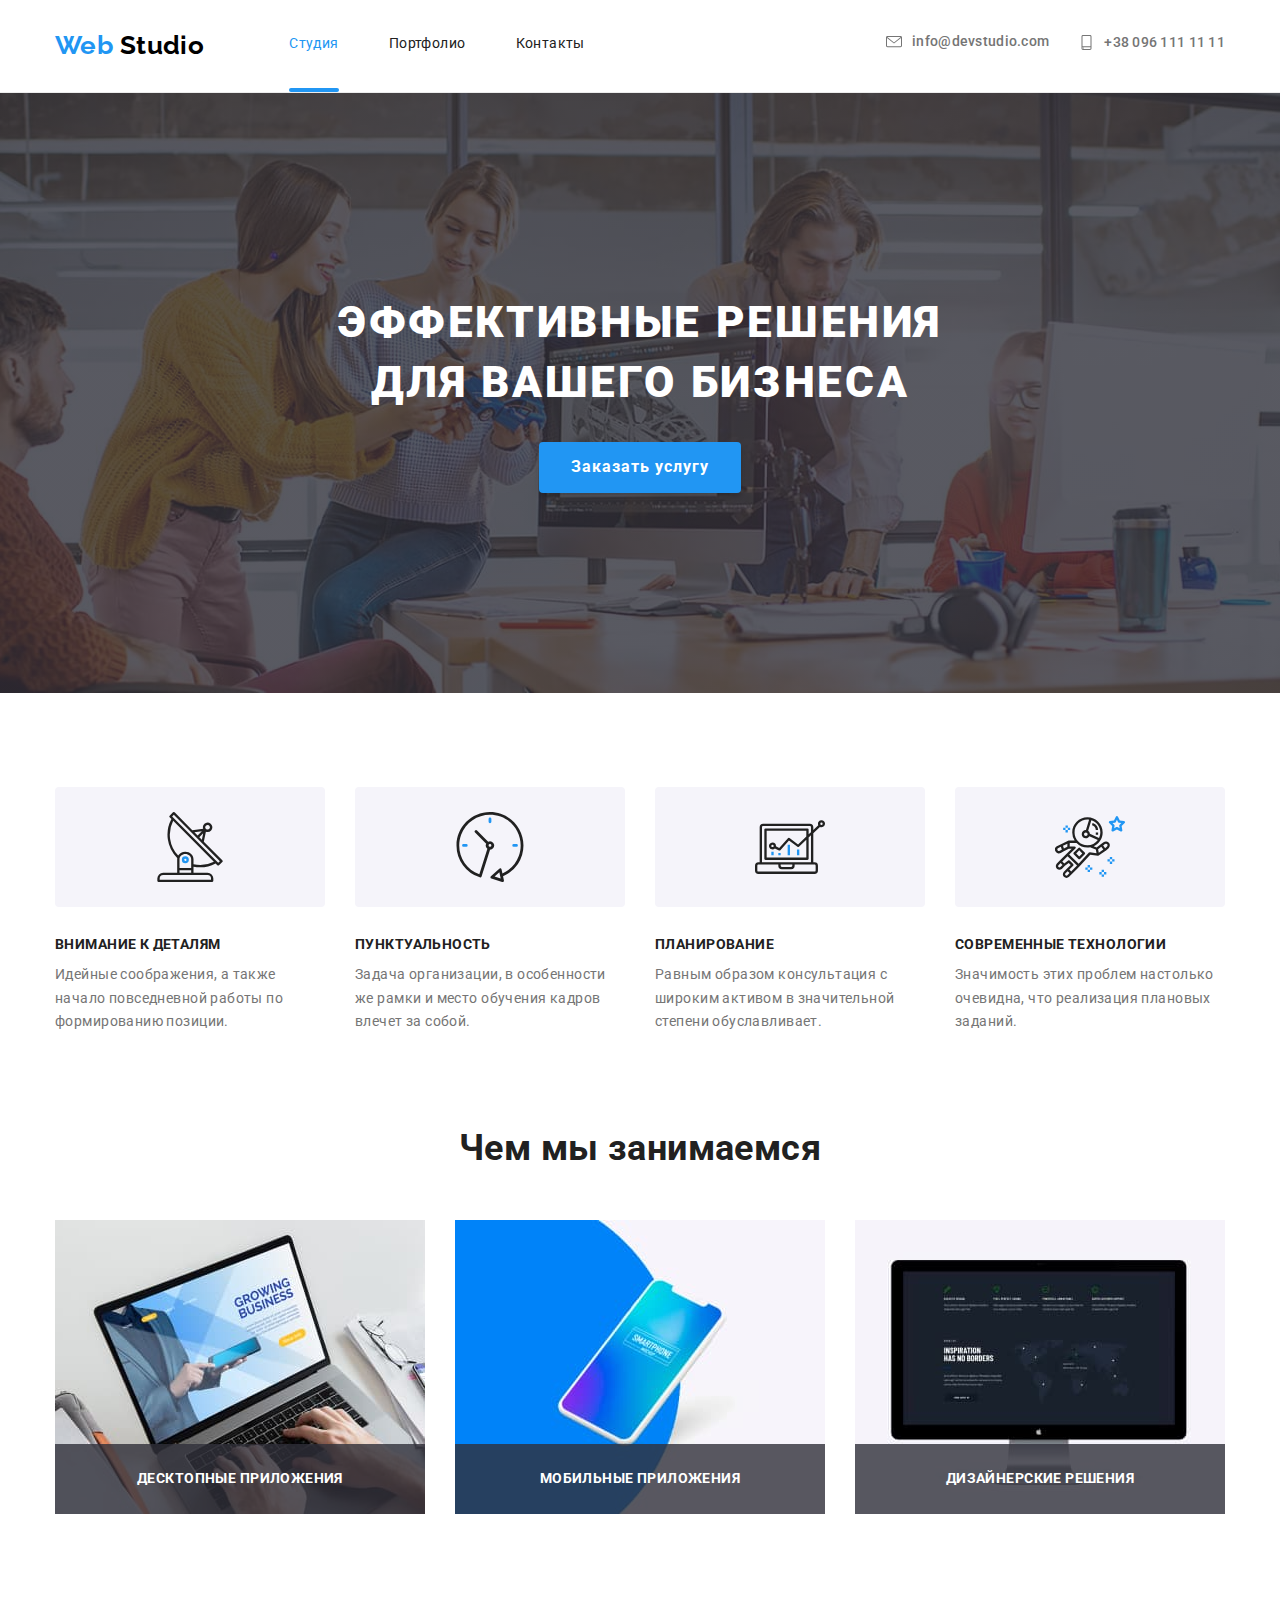
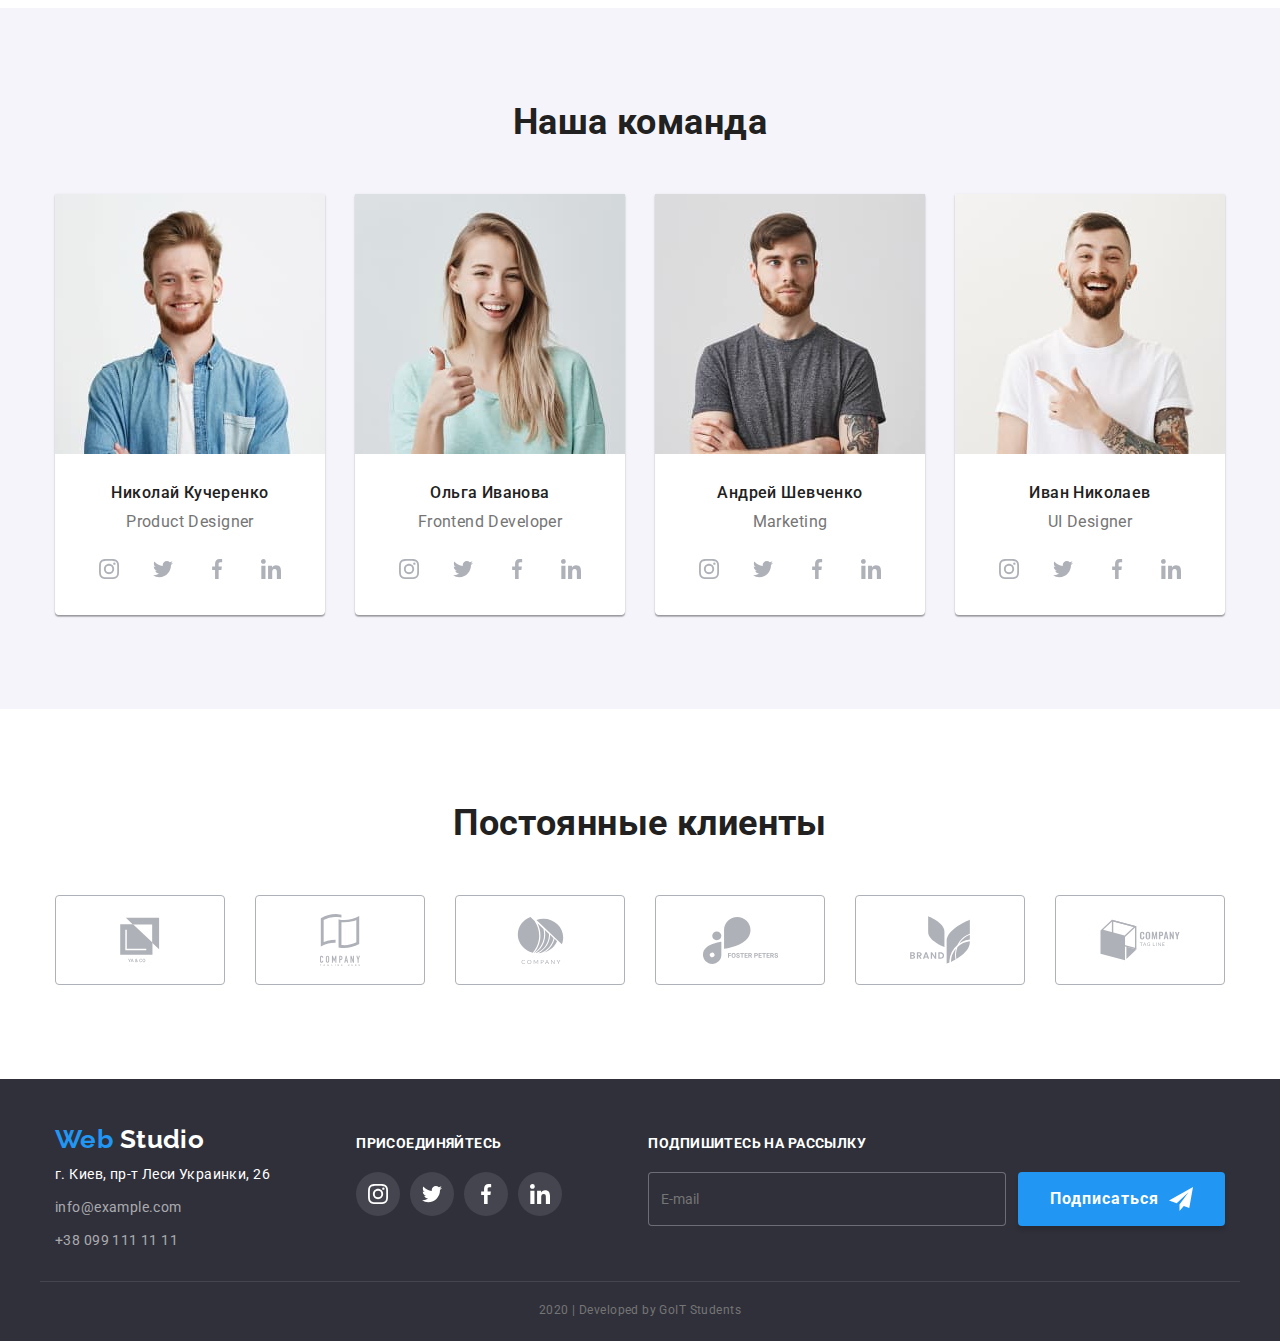
<file: index.html>
<!DOCTYPE html>
<html lang="ru">
  <head>
    <meta charset="UTF-8" />
    <meta name="viewport" content="width=device-width, initial-scale=1.0" />
    <title>Web Studio</title>
    <link
      href="https://fonts.googleapis.com/css2?family=Raleway:wght@700&family=Roboto:wght@400;500;700;900&display=swap"
      rel="stylesheet"
    />
    <link rel="stylesheet" href="./css/main.min.css" />
  </head>
  <body>
    <!--Шапка-->
    <header class="header">
      <div class="container container-nav">
        <nav class="navigation">
          <a class="logo link" href="./index.html" lang="en"
            ><span class="logo-blue">Web</span> Studio</a
          >

          <ul class="navigation-list list">
            <li class="navigation-item line">
              <a class="navigation-link link current" href="./index.html">Студия</a>
            </li>
            <li class="navigation-item">
              <a class="navigation-link link" href="./portfolio.html">Портфолио</a>
            </li>
            <li class="navigation-item">
              <a class="navigation-link link" href="">Контакты</a>
            </li>
          </ul>
        </nav>

        <address class="header-address">
          <ul class="address-list list">
            <li class="address-item">
              <a href="mailto:info@devstudio.com" class="address-link link">
                <svg class="envelope">
                  <use href="./images/sprite.svg#envelope"></use>
                </svg>
                info@devstudio.com</a
              >
            </li>
            <li class="address-item">
              <a href="tel:+380961111111" class="address-link link">
                <svg class="smartphone">
                  <use href="./images/sprite.svg#smartphone"></use>
                </svg>
                +38 096 111 11 11</a
              >
            </li>
          </ul>
        </address>
      </div>
    </header>
    <main>
      <!--Герой-->
      <section class="hero hero-fon">
        <div class="container">
          <h1 class="hero-title">
            Эффективные решения <br />
            для вашего бизнеса
          </h1>
          <button class="button" data-open-modal>
            Заказать услугу
          </button>
        </div>
      </section>

      <!--Особенности-->
      <section class="section subsection">
        <div class="container">
          <!--Позже h2 скроется через CSS-->
          <h2 class="section-title hidden">Особенности</h2>
          <ul class="features-list list">
            <li class="features-item">
              <div class="features-container-img">
                <svg class="features-img">
                  <use href="./images/sprite.svg#antenna"></use>
                </svg>
              </div>
              <h3 class="features-title">Внимание к деталям</h3>
              <p class="features-text">
                Идейные соображения, а также начало повседневной работы по формированию
                позиции.
              </p>
            </li>

            <li class="features-item clock">
              <div class="features-container-img">
                <svg class="features-img">
                  <use href="./images/sprite.svg#clock"></use>
                </svg>
              </div>
              <h3 class="features-title">Пунктуальность</h3>
              <p class="features-text">
                Задача организации, в особенности же рамки и место обучения кадров влечет за
                собой.
              </p>
            </li>

            <li class="features-item diagram">
              <div class="features-container-img">
                <svg class="features-img">
                  <use href="./images/sprite.svg#diagram"></use>
                </svg>
              </div>
              <h3 class="features-title">Планирование</h3>
              <p class="features-text">
                Равным образом консультация с широким активом в значительной степени
                обуславливает.
              </p>
            </li>

            <li class="features-item astronaut">
              <div class="features-container-img">
                <svg class="features-img">
                  <use href="./images/sprite.svg#astronaut"></use>
                </svg>
              </div>
              <h3 class="features-title">Современные технологии</h3>
              <p class="features-text">
                Значимость этих проблем настолько очевидна, что реализация плановых заданий.
              </p>
            </li>
          </ul>
        </div>
      </section>

      <!--Чем мы занимаемся-->
      <section class="section">
        <div class="container">
          <h2 class="section-title">Чем мы занимаемся</h2>
          <ul class="occupation-list list">
            <li class="occupation-item">
              <img
                class="occupation-img"
                src="./images/portfolio/projekt-9.jpg"
                alt="Ноутбук"
                width="370"
                height=""
              />
              <b class="occupation-title">Десктопные приложения</b>
            </li>

            <li class="occupation-item">
              <img
                class="occupation-img"
                src="./images/mobile-applications.jpg"
                alt="Мобильный"
                width="370"
                height="294"
              />
              <b class="occupation-title">Мобильные приложения</b>
            </li>

            <li class="occupation-item">
              <img
                class="occupation-img"
                src="./images/portfolio/projekt-6.jpg"
                alt="Монитор"
                width="370"
                height="294"
              />
              <b class="occupation-title">Дизайнерские решения</b>
            </li>
          </ul>
        </div>
      </section>

      <!--Наша команда-->
      <section class="section team">
        <div class="container">
          <h2 class="section-title">Наша команда</h2>

          <ul class="team-list list">
            <li class="team-item">
              <img
                class="team-img"
                src="./images/nikolay-kucherenko.jpg"
                alt="Фотография"
                width="270"
                height="260"
              />
              <h3 class="team-name">Николай Кучеренко</h3>
              <p lang="en" class="team-position">Product Designer</p>

              <ul class="social-list list">
                <li class="social-item">
                  <a class="social-link link" href="" aria-label="иконка инстаграма">
                    <svg class="social-icon">
                      <use href="./images/sprite.svg#instagram"></use></svg
                  ></a>
                </li>
                <li class="social-item">
                  <a class="social-link link" href="" aria-label="иконка твитер">
                    <svg class="social-icon">
                      <use href="./images/sprite.svg#twitter"></use>
                    </svg>
                  </a>
                </li>
                <li class="social-item">
                  <a class="social-link link" href="" aria-label="иконка фейсбук">
                    <svg class="social-icon">
                      <use href="./images/sprite.svg#facebook"></use>
                    </svg>
                  </a>
                </li>
                <li class="social-item">
                  <a class="social-link link" href="" aria-label="иконка линкедин">
                    <svg class="social-icon">
                      <use href="./images/sprite.svg#linkedin"></use></svg
                  ></a>
                </li>
              </ul>
            </li>

            <li class="team-item">
              <img
                class="team-img"
                src="./images/olga-ivanova.jpg"
                alt="Фотография"
                width="270"
                height="260"
              />
              <h3 class="team-name">Ольга Иванова</h3>
              <p lang="en" class="team-position">Frontend Developer</p>

              <ul class="social-list list">
                <li class="social-item">
                  <a class="social-link link instagram" href="" aria-label="иконка инстаграма">
                    <svg class="social-icon">
                      <use href="./images/sprite.svg#instagram"></use>
                    </svg>
                  </a>
                </li>
                <li class="social-item">
                  <a class="social-link link twitter" href="" aria-label="иконка твитер">
                    <svg class="social-icon">
                      <use href="./images/sprite.svg#twitter"></use>
                    </svg>
                  </a>
                </li>
                <li class="social-item">
                  <a class="social-link link facebook" href="" aria-label="иконка фейсбук">
                    <svg class="social-icon">
                      <use href="./images/sprite.svg#facebook"></use>
                    </svg>
                  </a>
                </li>
                <li class="social-item">
                  <a class="social-link link linkedin" href="" aria-label="иконка линкедин">
                    <svg class="social-icon">
                      <use href="./images/sprite.svg#linkedin"></use></svg
                  ></a>
                </li>
              </ul>
            </li>

            <li class="team-item">
              <img
                class="team-img"
                src="./images/andrey-shevchenko.jpg"
                alt="Фотография"
                width="270"
                height="260"
              />
              <h3 class="team-name">Андрей Шевченко</h3>
              <p lang="en" class="team-position">Marketing</p>

              <ul class="social-list list">
                <li class="social-item">
                  <a class="social-link link instagram" href="" aria-label="иконка инстаграма">
                    <svg class="social-icon">
                      <use href="./images/sprite.svg#instagram"></use></svg
                  ></a>
                </li>
                <li class="social-item">
                  <a class="social-link link twitter" href="" aria-label="иконка твитер">
                    <svg class="social-icon">
                      <use href="./images/sprite.svg#twitter"></use>
                    </svg>
                  </a>
                </li>
                <li class="social-item">
                  <a class="social-link link facebook" href="" aria-label="иконка фейсбук">
                    <svg class="social-icon">
                      <use href="./images/sprite.svg#facebook"></use>
                    </svg>
                  </a>
                </li>
                <li class="social-item">
                  <a class="social-link link linkedin" href="" aria-label="иконка линкедин">
                    <svg class="social-icon">
                      <use href="./images/sprite.svg#linkedin"></use></svg
                  ></a>
                </li>
              </ul>
            </li>

            <li class="team-item">
              <img
                class="team-img"
                src="./images/ivan-nikolaev.jpg"
                alt="Фотография"
                width="270"
                height="260"
              />
              <h3 class="team-name">Иван Николаев</h3>
              <p lang="en" class="team-position">UI Designer</p>

              <ul class="social-list list">
                <li class="social-item">
                  <a class="social-link link instagram" href="" aria-label="иконка инстаграма">
                    <svg class="social-icon">
                      <use href="./images/sprite.svg#instagram"></use></svg
                  ></a>
                </li>
                <li class="social-item">
                  <a class="social-link link twitter" href="" aria-label="иконка твитер">
                    <svg class="social-icon">
                      <use href="./images/sprite.svg#twitter"></use>
                    </svg>
                  </a>
                </li>
                <li class="social-item">
                  <a class="social-link link facebook" href="" aria-label="иконка фейсбук">
                    <svg class="social-icon">
                      <use href="./images/sprite.svg#facebook"></use>
                    </svg>
                  </a>
                </li>
                <li class="social-item">
                  <a class="social-link link linkedin" href="" aria-label="иконка линкедин">
                    <svg class="social-icon">
                      <use href="./images/sprite.svg#linkedin"></use></svg
                  ></a>
                </li>
              </ul>
            </li>
          </ul>
        </div>
      </section>

      <!--Постоянные клиенты-->
      <section class="section">
        <div class="container">
          <h2 class="section-title">Постоянные клиенты</h2>
          <ul class="customers-list list">
            <li class="customers-item">
              <a class="customers-link link" href="">
                <svg class="customers-img" width="50" height="50">
                  <use href="./images/sprite.svg#logo-1"></use>
                </svg>
              </a>
            </li>
            <li class="customers-item">
              <a class="customers-link link" href="">
                <svg class="customers-img" width="60" height="60">
                  <use href="./images/sprite.svg#logo-2"></use></svg
              ></a>
            </li>
            <li class="customers-item">
              <a class="customers-link link" href="">
                <svg class="customers-img" width="55" height="55">
                  <use href="./images/sprite.svg#logo-3"></use></svg
              ></a>
            </li>
            <li class="customers-item">
              <a class="customers-link link" href="">
                <svg class="customers-img" width="75" height="75">
                  <use href="./images/sprite.svg#logo-4"></use>
                </svg>
              </a>
            </li>
            <li class="customers-item">
              <a class="customers-link link" href="">
                <svg class="customers-img" width="60" height="60">
                  <use href="./images/sprite.svg#logo-5"></use>
                </svg>
              </a>
            </li>
            <li class="customers-item">
              <a class="customers-link link" href="">
                <svg class="customers-img" width="80" height="80">
                  <use href="./images/sprite.svg#logo-6"></use>
                </svg>
              </a>
            </li>
          </ul>
        </div>
      </section>
    </main>

    <!--Подвал-->
    <footer class="footer">
      <div class="container container-nav">
        <div class="address-container">
          <a class="logo logo-footer link" href="./index.html" lang="en"
            ><span class="logo-blue">Web</span> Studio</a
          >
          <address class="footer-address">
            <ul class="footer-address-list list">
              <li class="footer-address-item">
                <a
                  href="https://goo.gl/maps/J7jLJM3ZXnViXDYy7"
                  target="_blank"
                  rel="noreferrer noopener"
                  class="address-link-map link"
                  >г. Киев, пр-т Леси Украинки, 26</a
                >
              </li>
              <li class="footer-address-item">
                <a href="mailto:info@devstudio.com" class="address-link-mail link"
                  >info@example.com</a
                >
              </li>
              <li class="footer-address-item">
                <a href="tel:+380961111111" class="address-link-tel link">+38 099 111 11 11</a>
              </li>
            </ul>
            <!-- <p class="address-text">
              <span class="address-map"> г. Киев, пр-т Леси Украинки, 26</span> <br />
              info@example.com <br />
              +38 099 111 11 11
            </p> -->
          </address>
        </div>

        <div class="a-call-container">
          <b class="a-call-subtitle">присоединяйтесь</b>

          <ul class="social-list list">
            <li class="social-item">
              <a class="social-link link instagram" href="" aria-label="иконка инстаграма">
                <svg class="social-icon">
                  <use href="./images/sprite.svg#instagram"></use>
                </svg>
              </a>
            </li>
            <li class="social-item">
              <a class="social-link link twitter" href="" aria-label="иконка твитер">
                <svg class="social-icon">
                  <use href="./images/sprite.svg#twitter"></use>
                </svg>
              </a>
            </li>
            <li class="social-item">
              <a class="social-link link facebook" href="" aria-label="иконка фейсбук">
                <svg class="social-icon">
                  <use href="./images/sprite.svg#facebook"></use>
                </svg>
              </a>
            </li>
            <li class="social-item">
              <a class="social-link link linkedin" href="" aria-label="иконка линкедин">
                <svg class="social-icon">
                  <use href="./images/sprite.svg#linkedin"></use>
                </svg>
              </a>
            </li>
          </ul>
        </div>

        <div class="forma-container">
          <b class="a-call-subtitle">Подпишитесь на рассылку</b>
          <form class="forma">
            <input
              type="email"
              class="forma-email"
              name="email"
              placeholder="E-mail"
              required
            />
            <button class="button">
              Подписаться
              <svg class="button-svg" width="24" height="24">
                <use href="./images/sprite.svg#icon-send"></use>
              </svg>
            </button>
          </form>
        </div>
      </div>
      <div class="copyright-container container">
        <p class="copyright" lang="en">2020 | Developed by GoIT Students</p>
      </div>
    </footer>

    <!-- Модальное окно -->

    <div class="backdrop is-hidden" data-backdrop>
      <div class="modal">
        <p class="modal-subtitle">Оставьте свои данные, мы вам перезвоним</p>
        <form action="#" class="form">
          <div class="form-field">
            <input
              type="text"
              class="form-field-input"
              name="name"
              id="name"
              placeholder=" "
              required
            />
            <label for="name" class="form-field-label">Имя</label>
            <svg class="form-field-svg" width="12" height="12">
              <use href="./images/sprite.svg#name"></use>
            </svg>
          </div>

          <div class="form-field">
            <input
              type="tel"
              class="form-field-input"
              name="tel"
              id="tel"
              placeholder=" "
              required
            />
            <label for="tel" class="form-field-label">Телефон</label>
            <svg class="form-field-svg" width="13" height="13">
              <use href="./images/sprite.svg#phone"></use>
            </svg>
          </div>

          <div class="form-field">
            <input
              type="email"
              class="form-field-input"
              name="email"
              id="email"
              placeholder=" "
              required
            />
            <label for="email" class="form-field-label">Почта</label>
            <svg class="form-field-svg" width="15" height="12">
              <use href="./images/sprite.svg#email"></use>
            </svg>
          </div>

          <div class="form-field-comment">
            <textarea
              type="text"
              name="comment"
              class="comment"
              id="comment"
              placeholder=" "
            ></textarea>
            <label for="comment" class="form-field-comment-label">Коментарий</label>
          </div>

          <label class="label-agreement">
            <input type="checkbox" class="checkbox" name="agreement" value="accept-policy" />
            <span class="checkbox-icon"></span>
            Соглашаюсь с рассылкой и принимаю
            <a class="contract" href="">Условия договора</a>
          </label>
          <button type="submit" class="button-submit">Отправить</button>
        </form>
        <button class="button-close" data-close-modal>
          <svg class="button-close-svg" width="18" height="18">
            <use href="./images/sprite.svg#close-black"></use>
          </svg>
        </button>
      </div>
    </div>

    <script>
      const refs = {
        openModalBtn: document.querySelector('[data-open-modal]'),
        closeModalBtn: document.querySelector('[data-close-modal]'),
        backdrop: document.querySelector('[data-backdrop]'),
      };

      refs.openModalBtn.addEventListener('click', toggleModal);
      refs.closeModalBtn.addEventListener('click', toggleModal);

      refs.backdrop.addEventListener('click', logBackdropClick);

      function toggleModal() {
        refs.backdrop.classList.toggle('is-hidden');
      }

      function logBackdropClick() {
        console.log('Это клик в бекдроп');
      }
    </script>
  </body>
</html>
</file>
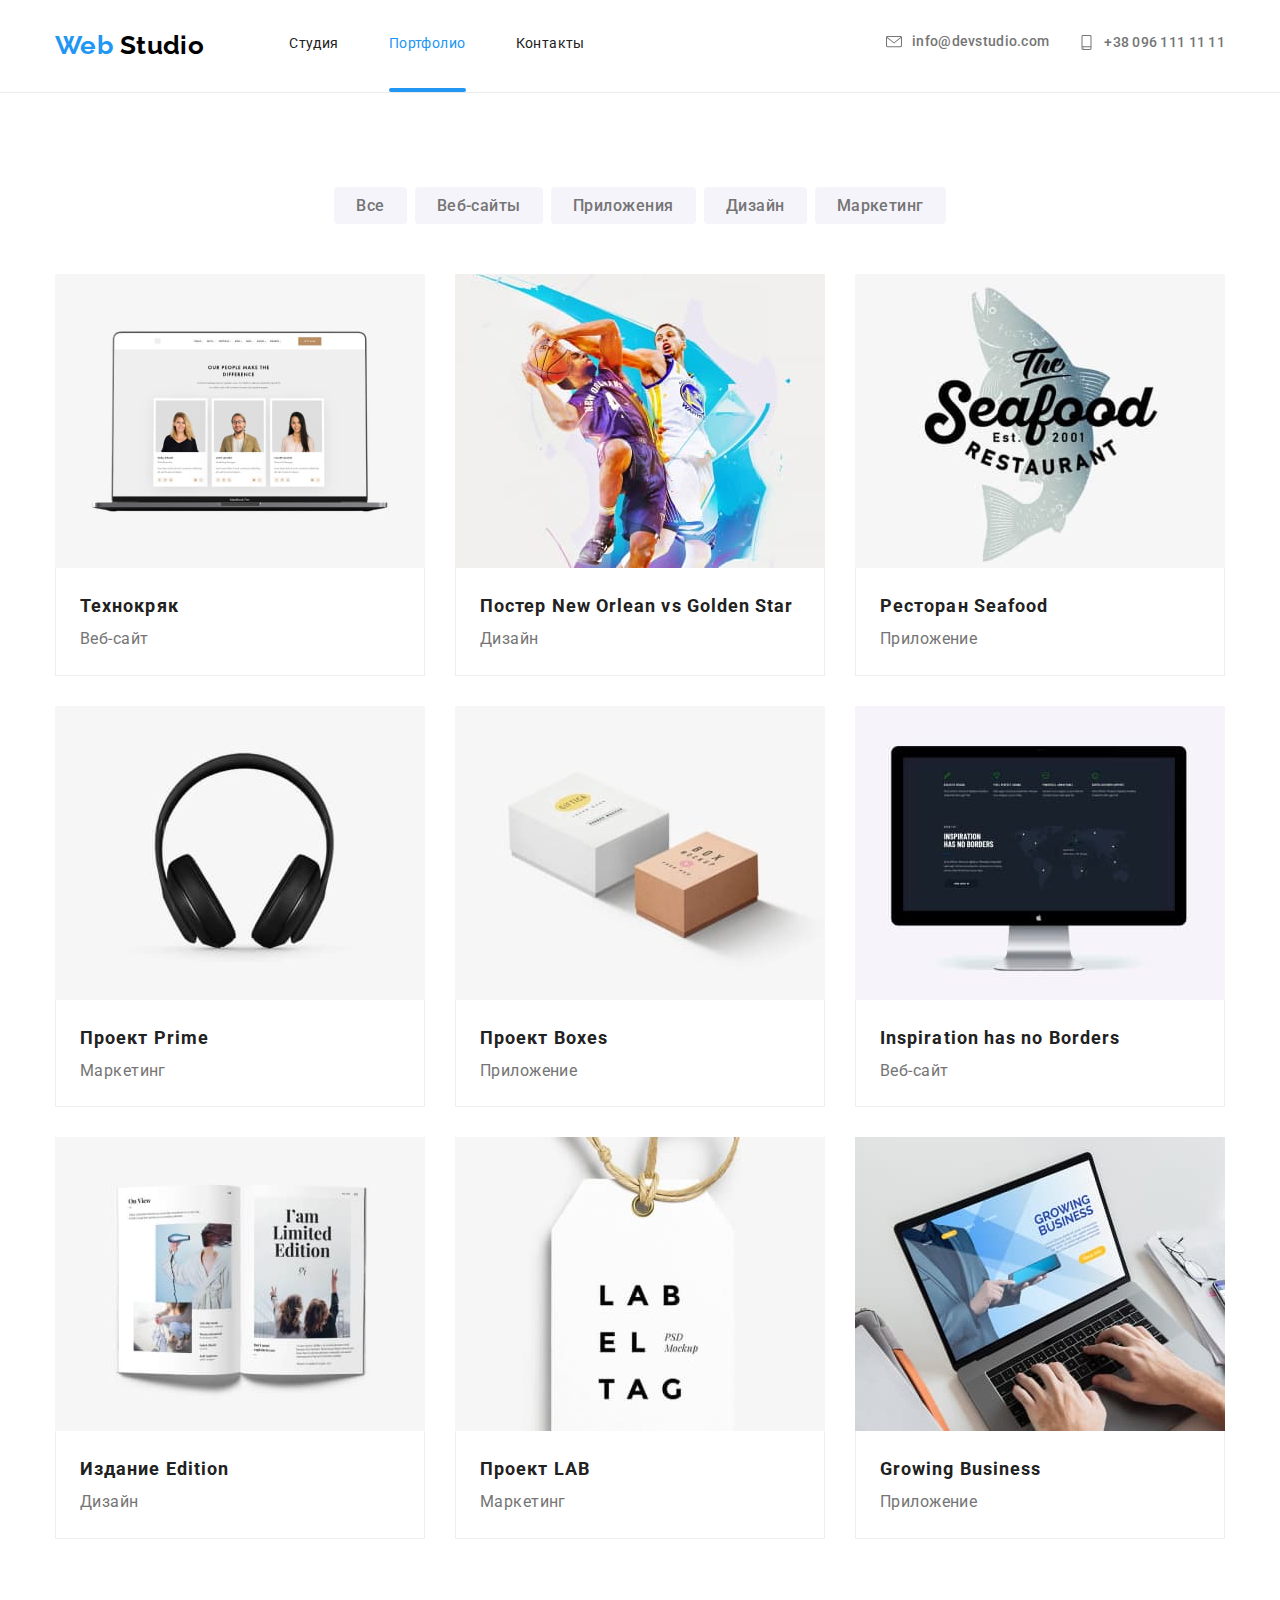
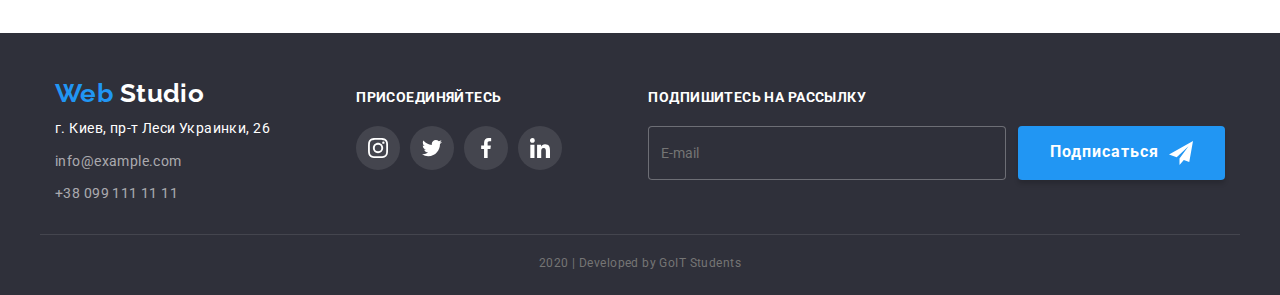
<file: portfolio.html>
<!DOCTYPE html>
<html lang="ru">
  <head>
    <meta charset="UTF-8" />
    <meta name="viewport" content="width=device-width, initial-scale=1.0" />
    <title>Web Studio</title>
    <link
      href="https://fonts.googleapis.com/css2?family=Raleway:wght@700&family=Roboto:wght@400;500;700;900&display=swap"
      rel="stylesheet"
    />
    <link rel="stylesheet" href="./css/portfolio.min.css" />
  </head>
  <body>
    <!--Шапка-->
    <header class="header">
      <div class="container container-nav">
        <nav class="navigation">
          <a class="logo link" href="./index.html" lang="en"
            ><span class="logo-blue">Web</span> Studio</a
          >

          <ul class="navigation-list list">
            <li class="navigation-item">
              <a class="navigation-link link" href="./index.html">Студия</a>
            </li>
            <li class="navigation-item line">
              <a class="navigation-link link current" href="./portfolio.html">Портфолио</a>
            </li>
            <li class="navigation-item">
              <a class="navigation-link link" href="">Контакты</a>
            </li>
          </ul>
        </nav>

        <address class="header-address">
          <ul class="address-list list">
            <li class="address-item">
              <a href="mailto:info@devstudio.com" class="address-link link">
                <svg class="envelope">
                  <use href="./images/sprite.svg#envelope"></use>
                </svg>
                info@devstudio.com</a
              >
            </li>
            <li class="address-item">
              <a href="tel:+380961111111" class="address-link link">
                <svg class="smartphone">
                  <use href="./images/sprite.svg#smartphone"></use>
                </svg>
                +38 096 111 11 11</a
              >
            </li>
          </ul>
        </address>
      </div>
    </header>
    <main>
      <!-- Портфолио -->
      <section class="section">
        <div class="container">
          <h1 class="portfolio-title hidden">Портфолио</h1>
          <ul class="filters-list list">
            <li class="filters-item">
              <button class="filters-button" type="button">Все</button>
            </li>
            <li class="filters-item">
              <button class="filters-button" type="button">Веб-сайты</button>
            </li>
            <li class="filters-item">
              <button class="filters-button" type="button">Приложения</button>
            </li>
            <li class="filters-item">
              <button class="filters-button" type="button">Дизайн</button>
            </li>
            <li class="filters-item">
              <button class="filters-button" type="button">Маркетинг</button>
            </li>
          </ul>

          <ul class="working-list list">
            <li class="working-item">
              <a href="" class="working-link link">
                <div class="working-box">
                  <img
                    class="working-img"
                    src="./images/portfolio/projekt-1.jpg"
                    alt="Ноутбук"
                    width="370"
                    height="294"
                  />
                  <p class="working-second-text">
                    Технокряк это современная площадка распространения коронавируса. Компании
                    используют эту платформу для цифрового шпионажа и атак на защищённые
                    сервера конкурентов.
                  </p>
                </div>
                <div class="card-content">
                  <h2 class="working-title">Технокряк</h2>
                  <p class="working-text">Веб-сайт</p>
                </div>
              </a>
            </li>
            <li class="working-item">
              <a href="" class="working-link link">
                <div class="working-box">
                  <img
                    class="working-img"
                    src="./images/portfolio/projekt-2.jpg"
                    alt="Баскетболисты"
                    width="370"
                    height="294"
                  />
                  <p class="working-second-text">
                    Технокряк это современная площадка распространения коронавируса. Компании
                    используют эту платформу для цифрового шпионажа и атак на защищённые
                    сервера конкурентов.
                  </p>
                </div>

                <div class="card-content">
                  <h2 class="working-title">
                    Постер <span lang="en">New Orlean vs Golden Star</span>
                  </h2>
                  <p class="working-text">Дизайн</p>
                </div>
              </a>
            </li>
            <li class="working-item">
              <a href="" class="working-link link">
                <div class="working-box">
                  <img
                    class="working-img"
                    src="./images/portfolio/projekt-3.jpg"
                    alt="Логотип ресторана"
                    width="370"
                    height="294"
                  />
                  <p class="working-second-text">
                    Технокряк это современная площадка распространения коронавируса. Компании
                    используют эту платформу для цифрового шпионажа и атак на защищённые
                    сервера конкурентов.
                  </p>
                </div>
                <div class="card-content">
                  <h2 class="working-title">Ресторан <span lang="en">Seafood</span></h2>
                  <p class="working-text">Приложение</p>
                </div>
              </a>
            </li>
            <li class="working-item">
              <a href="" class="working-link link">
                <div class="working-box">
                  <img
                    class="working-img"
                    src="./images/portfolio/projekt-4.jpg"
                    alt="Наушники"
                    width="370"
                    height="294"
                  />
                  <p class="working-second-text">
                    Технокряк это современная площадка распространения коронавируса. Компании
                    используют эту платформу для цифрового шпионажа и атак на защищённые
                    сервера конкурентов.
                  </p>
                </div>
                <div class="card-content">
                  <h2 class="working-title">Проект <span lang="en">Prime</span></h2>
                  <p class="working-text">Маркетинг</p>
                </div>
              </a>
            </li>
            <li class="working-item">
              <a href="" class="working-link link">
                <div class="working-box">
                  <img
                    class="working-img"
                    src="./images/portfolio/projekt-5.jpg"
                    alt="Две коробки"
                    width="370"
                    height="294"
                  />
                  <p class="working-second-text">
                    Технокряк это современная площадка распространения коронавируса. Компании
                    используют эту платформу для цифрового шпионажа и атак на защищённые
                    сервера конкурентов.
                  </p>
                </div>
                <div class="card-content">
                  <h2 class="working-title">Проект <span lang="en">Boxes</span></h2>
                  <p class="working-text">Приложение</p>
                </div>
              </a>
            </li>
            <li class="working-item">
              <a href="" class="working-link link">
                <div class="working-box">
                  <img
                    class="working-img"
                    src="./images/portfolio/projekt-6.jpg"
                    alt="Монитор"
                    width="370"
                    height="294"
                  />
                  <p class="working-second-text">
                    Технокряк это современная площадка распространения коронавируса. Компании
                    используют эту платформу для цифрового шпионажа и атак на защищённые
                    сервера конкурентов.
                  </p>
                </div>
                <div class="card-content">
                  <h2 lang="en" class="working-title">Inspiration has no Borders</h2>
                  <p class="working-text">Веб-сайт</p>
                </div>
              </a>
            </li>
            <li class="working-item">
              <a href="" class="working-link link">
                <div class="working-box">
                  <img
                    class="working-img"
                    src="./images/portfolio/projekt-7.jpg"
                    alt="Книга"
                    width="370"
                    height="294"
                  />
                  <p class="working-second-text">
                    Технокряк это современная площадка распространения коронавируса. Компании
                    используют эту платформу для цифрового шпионажа и атак на защищённые
                    сервера конкурентов.
                  </p>
                </div>
                <div class="card-content">
                  <h2 class="working-title">Издание <span lang="en">Edition</span></h2>
                  <p class="working-text">Дизайн</p>
                </div>
              </a>
            </li>
            <li class="working-item">
              <a href="" class="working-link link">
                <div class="working-box">
                  <img
                    class="working-img"
                    src="./images/portfolio/projekt-8.jpg"
                    alt="Тикет"
                    width="370"
                    height="294"
                  />
                  <p class="working-second-text">
                    Технокряк это современная площадка распространения коронавируса. Компании
                    используют эту платформу для цифрового шпионажа и атак на защищённые
                    сервера конкурентов.
                  </p>
                </div>
                <div class="card-content">
                  <h2 class="working-title">Проект <span lang="en">LAB</span></h2>
                  <p class="working-text">Маркетинг</p>
                </div>
              </a>
            </li>
            <li class="working-item">
              <a href="" class="working-link link">
                <div class="working-box">
                  <img
                    class="working-img"
                    src="./images/portfolio/projekt-9.jpg"
                    alt="Ноутбук"
                    width="370"
                    height="294"
                  />
                  <p class="working-second-text">
                    Технокряк это современная площадка распространения коронавируса. Компании
                    используют эту платформу для цифрового шпионажа и атак на защищённые
                    сервера конкурентов.
                  </p>
                </div>
                <div class="card-content">
                  <h2 lang="en" class="working-title">Growing Business</h2>
                  <p class="working-text">Приложение</p>
                </div>
              </a>
            </li>
          </ul>
        </div>
      </section>
    </main>
    <!--Подвал-->
    <footer class="footer">
      <div class="container container-nav">
        <div class="address-container">
          <a class="logo logo-footer link" href="./index.html" lang="en"
            ><span class="logo-blue">Web</span> Studio</a
          >
          <address class="footer-address">
            <ul class="footer-address-list list">
              <li class="footer-address-item">
                <a
                  href="https://goo.gl/maps/J7jLJM3ZXnViXDYy7"
                  target="_blank"
                  rel="noreferrer noopener"
                  class="address-link-map link"
                  >г. Киев, пр-т Леси Украинки, 26</a
                >
              </li>
              <li class="footer-address-item">
                <a href="mailto:info@devstudio.com" class="address-link-mail link"
                  >info@example.com</a
                >
              </li>
              <li class="footer-address-item">
                <a href="tel:+380961111111" class="address-link-tel link">+38 099 111 11 11</a>
              </li>
            </ul>
            <!-- <p class="address-text">
              <span class="address-map"> г. Киев, пр-т Леси Украинки, 26</span> <br />
              info@example.com <br />
              +38 099 111 11 11
            </p> -->
          </address>
        </div>

        <div class="a-call-container">
          <b class="a-call-subtitle">присоединяйтесь</b>

          <ul class="social-list list">
            <li class="social-item">
              <a class="social-link link instagram" href="" aria-label="иконка инстаграма">
                <svg class="social-icon">
                  <use href="./images/sprite.svg#instagram"></use>
                </svg>
              </a>
            </li>
            <li class="social-item">
              <a class="social-link link twitter" href="" aria-label="иконка твитер">
                <svg class="social-icon">
                  <use href="./images/sprite.svg#twitter"></use>
                </svg>
              </a>
            </li>
            <li class="social-item">
              <a class="social-link link facebook" href="" aria-label="иконка фейсбук">
                <svg class="social-icon">
                  <use href="./images/sprite.svg#facebook"></use>
                </svg>
              </a>
            </li>
            <li class="social-item">
              <a class="social-link link linkedin" href="" aria-label="иконка линкедин">
                <svg class="social-icon">
                  <use href="./images/sprite.svg#linkedin"></use>
                </svg>
              </a>
            </li>
          </ul>
        </div>

        <div class="forma-container">
          <b class="a-call-subtitle">Подпишитесь на рассылку</b>
          <form class="forma">
            <input
              type="email"
              class="forma-email"
              name="email"
              placeholder="E-mail"
              required
            />
            <button class="button">
              Подписаться
              <svg class="button-svg" width="24" height="24">
                <use href="./images/sprite.svg#icon-send"></use>
              </svg>
            </button>
          </form>
        </div>
      </div>
      <div class="copyright-container container">
        <p class="copyright" lang="en">2020 | Developed by GoIT Students</p>
      </div>
    </footer>
  </body>
</html>
</file>
<file: css/main.min.css>
/*! modern-normalize v0.6.0 | MIT License | https://github.com/sindresorhus/modern-normalize */*,*::before,*::after{-webkit-box-sizing:border-box;box-sizing:border-box}:root{-moz-tab-size:4;-o-tab-size:4;tab-size:4}html{line-height:1.15;-webkit-text-size-adjust:100%}body{margin:0}body{font-family:system-ui,-apple-system,"Segoe UI",Roboto,Helvetica,Arial,sans-serif,"Apple Color Emoji","Segoe UI Emoji"}hr{height:0}abbr[title]{-webkit-text-decoration:underline dotted;text-decoration:underline dotted}b,strong{font-weight:bolder}code,kbd,samp,pre{font-family:SFMono-Regular, Consolas, 'Liberation Mono', Menlo, monospace;font-size:1em}small{font-size:80%}sub,sup{font-size:75%;line-height:0;position:relative;vertical-align:baseline}sub{bottom:-0.25em}sup{top:-0.5em}button,input,optgroup,select,textarea{font-family:inherit;font-size:100%;line-height:1.15;margin:0}button,select{text-transform:none}button,[type='button'],[type='reset'],[type='submit']{-webkit-appearance:button}button::-moz-focus-inner,[type='button']::-moz-focus-inner,[type='reset']::-moz-focus-inner,[type='submit']::-moz-focus-inner{border-style:none;padding:0}button:-moz-focusring,[type='button']:-moz-focusring,[type='reset']:-moz-focusring,[type='submit']:-moz-focusring{outline:1px dotted ButtonText}fieldset{padding:0.35em 0.75em 0.625em}legend{padding:0}progress{vertical-align:baseline}[type='number']::-webkit-inner-spin-button,[type='number']::-webkit-outer-spin-button{height:auto}[type='search']{-webkit-appearance:textfield;outline-offset:-2px}[type='search']::-webkit-search-decoration{-webkit-appearance:none}::-webkit-file-upload-button{-webkit-appearance:button;font:inherit}summary{display:list-item}html{-webkit-box-sizing:border-box;box-sizing:border-box}*,*::before,*::after{-webkit-box-sizing:inherit;box-sizing:inherit}body{font-family:"Roboto",sans-serif;font-size:14px;line-height:1.7;letter-spacing:0.03em;color:#757575}h1,h2,h3,p{margin-top:0px;margin-bottom:0px}img{display:block;max-width:100%;height:auto}.navigation-list,.address-list,.features-list,.occupation-list,.team-list,.social-list,.customers-list,.footer-address-list{padding:0;margin:0;list-style:none}.logo,.navigation-link,.address-link,.customers-link,.address-link-map,.address-link-mail,.address-link-tel{text-decoration:none;display:block}.container{margin-left:auto;margin-right:auto;width:1200px;padding-left:15px;padding-right:15px}.container-nav{display:-webkit-box;display:-ms-flexbox;display:flex;-webkit-box-align:center;-ms-flex-align:center;align-items:center}.section{padding-top:94px;padding-bottom:94px}.section-title{margin-top:0;margin-bottom:50px;font-size:36px;line-height:1.16;text-align:center;color:#212121}.subsection{padding-bottom:0}.hidden{display:none}.backdrop{position:fixed;top:0;left:0;width:100%;height:100%;background-color:rgba(0,0,0,0.2)}.backdrop.is-hidden{opacity:0;pointer-events:none}.modal{position:absolute;top:50%;left:50%;-webkit-transform:translate(-50%, -50%);transform:translate(-50%, -50%);min-width:528px;min-height:581px;padding:40px;background-color:#ffffff;-webkit-box-shadow:0px 1px 3px rgba(0,0,0,0.12),0px 1px 1px rgba(0,0,0,0.14),0px 2px 1px rgba(0,0,0,0.2);box-shadow:0px 1px 3px rgba(0,0,0,0.12),0px 1px 1px rgba(0,0,0,0.14),0px 2px 1px rgba(0,0,0,0.2);border-radius:4px}.modal-subtitle{margin-bottom:30px;font-style:normal;font-weight:600;font-size:20px;line-height:1.15;text-align:center;color:#212121}.form-field{position:relative;margin-bottom:28px}.form-field-comment{position:relative;margin-bottom:20px}.form-field-input{display:block;width:100%;height:40px;padding:12px 44px 12px 42px;border:1px solid rgba(33,33,33,0.2);border-radius:4px;-webkit-transition:border-color 250ms cubic-bezier(0.4, 0, 0.2, 1);transition:border-color 250ms cubic-bezier(0.4, 0, 0.2, 1)}.form-field-input:focus{outline:none;border-color:#2196f3}.form-field-label{position:absolute;top:50%;left:42px;-webkit-transform:translateY(-50%);transform:translateY(-50%);-webkit-transition:color 250ms cubic-bezier(0.4, 0, 0.2, 1),-webkit-transform 250ms cubic-bezier(0.4, 0, 0.2, 1);transition:color 250ms cubic-bezier(0.4, 0, 0.2, 1),-webkit-transform 250ms cubic-bezier(0.4, 0, 0.2, 1);transition:transform 250ms cubic-bezier(0.4, 0, 0.2, 1),color 250ms cubic-bezier(0.4, 0, 0.2, 1);transition:transform 250ms cubic-bezier(0.4, 0, 0.2, 1),color 250ms cubic-bezier(0.4, 0, 0.2, 1),-webkit-transform 250ms cubic-bezier(0.4, 0, 0.2, 1)}.form-field-input:focus+.form-field-label,.form-field-input:not(:placeholder-shown)+.form-field-label{-webkit-transform:translate(-23px, -45px);transform:translate(-23px, -45px);color:#2196f3}.form-field-svg{position:absolute;top:50%;left:19px;-webkit-transform:translateY(-50%);transform:translateY(-50%);fill:#212121;-webkit-transition:color 250ms cubic-bezier(0.4, 0, 0.2, 1);transition:color 250ms cubic-bezier(0.4, 0, 0.2, 1)}.form-field-input:focus ~ .form-field-svg,.form-field-input:not(:placeholder-shown) ~ .form-field-svg{fill:#2196f3}.comment{width:100%;height:120px;padding:12px 44px 12px 16px;resize:none;border:1px solid rgba(33,33,33,0.2);border-radius:4px;-webkit-transition:border-color 250ms cubic-bezier(0.4, 0, 0.2, 1);transition:border-color 250ms cubic-bezier(0.4, 0, 0.2, 1)}.comment:focus{border-color:#2196f3;outline:none}.form-field-comment-label{position:absolute;top:12px;left:16px;-webkit-transition:color 250ms cubic-bezier(0.4, 0, 0.2, 1),-webkit-transform 250ms cubic-bezier(0.4, 0, 0.2, 1);transition:color 250ms cubic-bezier(0.4, 0, 0.2, 1),-webkit-transform 250ms cubic-bezier(0.4, 0, 0.2, 1);transition:transform 250ms cubic-bezier(0.4, 0, 0.2, 1),color 250ms cubic-bezier(0.4, 0, 0.2, 1);transition:transform 250ms cubic-bezier(0.4, 0, 0.2, 1),color 250ms cubic-bezier(0.4, 0, 0.2, 1),-webkit-transform 250ms cubic-bezier(0.4, 0, 0.2, 1)}.comment:focus+.form-field-comment-label,.comment:not(:placeholder-shown)+.form-field-comment-label{-webkit-transform:translateY(-40px);transform:translateY(-40px);color:#2196f3}.label-agreement{display:-webkit-box;display:-ms-flexbox;display:flex;-webkit-box-align:center;-ms-flex-align:center;align-items:center;font-style:normal;font-weight:normal}.checkbox{-webkit-appearance:none}.checkbox-icon{display:inline-block;width:16px;height:15px;margin-right:8px;border:1.75px solid #000000;border-radius:2px;-webkit-box-shadow:0px 4px 4px rgba(0,0,0,0.25);box-shadow:0px 4px 4px rgba(0,0,0,0.25);-webkit-transition:background-color 250ms cubic-bezier(0.4, 0, 0.2, 1),background-image 250ms cubic-bezier(0.4, 0, 0.2, 1),border-color 250ms cubic-bezier(0.4, 0, 0.2, 1);transition:background-color 250ms cubic-bezier(0.4, 0, 0.2, 1),background-image 250ms cubic-bezier(0.4, 0, 0.2, 1),border-color 250ms cubic-bezier(0.4, 0, 0.2, 1)}.checkbox:checked+.checkbox-icon{border-color:transparent;background-color:#2196f3;background-image:url("../images/icon-check.svg");background-size:contain;background-origin:border-box}.contract{margin-left:5.5px;color:#2196f3}.button-submit{display:block;width:200px;height:50px;margin-left:auto;margin-right:auto;margin-top:30px;border:none;font-family:Roboto;font-style:normal;font-weight:bold;font-size:16px;line-height:1.87;letter-spacing:0.06em;color:#ffffff;background:#2196f3;-webkit-box-shadow:0px 4px 4px rgba(0,0,0,0.15);box-shadow:0px 4px 4px rgba(0,0,0,0.15);border-radius:4px;cursor:pointer}.button-submit:focus{outline:none}.button-close{position:absolute;top:8px;right:8px;display:-webkit-box;display:-ms-flexbox;display:flex;-webkit-box-pack:center;-ms-flex-pack:center;justify-content:center;-webkit-box-align:center;-ms-flex-align:center;align-items:center;width:30px;height:30px;background-color:#ffffff;border:1px solid rgba(0,0,0,0.1);border-radius:50%;cursor:pointer}.button-close:focus{outline:none}.button-close-svg{-webkit-transition:color 250ms cubic-bezier(0.4, 0, 0.2, 1);transition:color 250ms cubic-bezier(0.4, 0, 0.2, 1)}.button-close-svg:hover,.button-close-svg:focus{fill:#2196f3}.header{border-bottom:1px solid #ececec}.logo{display:block;font-family:"Raleway",sans-serif;font-weight:700;font-size:26px;line-height:1.2;color:#000}.logo-blue{color:#2196f3}.logo-footer{color:#fff;margin-bottom:8px}.navigation{display:-webkit-box;display:-ms-flexbox;display:flex;-webkit-box-align:center;-ms-flex-align:center;align-items:center}.navigation-list{display:-webkit-box;display:-ms-flexbox;display:flex;margin-left:85px}.navigation-item:not(:last-child){margin-right:50px}.navigation-link{display:block;padding-top:32px;padding-bottom:32px;color:#212121;-webkit-transition:color 250ms cubic-bezier(0.4, 0, 0.2, 1);transition:color 250ms cubic-bezier(0.4, 0, 0.2, 1)}.navigation-link:hover,.navigation-link:focus{color:#2196f3}.current{color:#2196f3}.line::after{display:block;content:'';width:100%;height:4px;background:#2196f3;border-radius:2px}.header-address{margin-left:auto}.address-list{display:-webkit-box;display:-ms-flexbox;display:flex}.address-item:not(:last-child){margin-right:30px}.address-link{display:-webkit-inline-box;display:-ms-inline-flexbox;display:inline-flex;-webkit-box-align:center;-ms-flex-align:center;align-items:center;font-style:normal;font-weight:500;font-size:14px;line-height:1.14;letter-spacing:0.02em;color:var(--primery-text-color);-webkit-transition:color 250ms cubic-bezier(0.4, 0, 0.2, 1);transition:color 250ms cubic-bezier(0.4, 0, 0.2, 1)}.address-link:hover,.address-link:focus{color:#2196f3}.envelope{width:16px;height:16px;fill:currentColor;margin-right:10px}.smartphone{width:15px;height:15px;fill:currentColor;margin-right:10px}.hero{padding-top:200px;padding-bottom:200px;text-align:center}.hero-fon{max-width:1600px;height:600px;margin-left:auto;margin-right:auto;background-image:-webkit-gradient(linear, left top, left bottom, from(rgba(47,48,58,0.8)), to(rgba(47,48,58,0.8))),url(../images/Header.jpg);background-image:linear-gradient(rgba(47,48,58,0.8), rgba(47,48,58,0.8)),url(../images/Header.jpg);background-repeat:no-repeat;background-size:cover;background-position:center}.hero-title{margin-top:0px;margin-bottom:30px;font-weight:900;font-size:44px;line-height:1.36;letter-spacing:0.06em;text-transform:uppercase;color:#fff}.features-list{display:-webkit-box;display:-ms-flexbox;display:flex}.features-item{width:calc((100% - 90px) / 4)}.features-item:not(:last-child){margin-right:30px}.features-container-img{display:-webkit-inline-box;display:-ms-inline-flexbox;display:inline-flex;width:270px;height:120px;-webkit-box-pack:center;-ms-flex-pack:center;justify-content:center;-webkit-box-align:center;-ms-flex-align:center;align-items:center;background-color:#f5f4fa;border-radius:4px;margin-bottom:30px}.features-img{width:70px;height:70px}.features-title{margin-top:0mm;margin-bottom:10px;font-weight:700;font-size:14px;line-height:1.14;text-transform:uppercase;color:#212121}.features-text{margin-top:0;margin-bottom:0}.occupation-list{display:-webkit-box;display:-ms-flexbox;display:flex}.occupation-title{display:-webkit-box;display:-ms-flexbox;display:flex;-webkit-box-pack:center;-ms-flex-pack:center;justify-content:center;-webkit-box-align:center;-ms-flex-align:center;align-items:center;position:absolute;width:100%;height:70px;left:0;bottom:0;line-height:1.14;text-transform:uppercase;color:#fff;background-color:rgba(47,48,58,0.8)}.occupation-item{display:block;position:relative;width:calc((100% - 60px) / 3)}.occupation-item:not(:last-child){margin-right:30px}.team{background:#f5f4fa}.team-list{display:-webkit-box;display:-ms-flexbox;display:flex}.team-img{margin-bottom:30px}.team-name{margin:0;margin-bottom:10px;font-weight:500;font-size:16px;line-height:1.18;color:#212121}.team-position{margin-top:0;margin-bottom:16px;font-size:16px;line-height:1.18}.team .social-link{color:#afb1b8}.team-item{width:calc((100% - 90px) / 4);text-align:center;padding-bottom:24px;background:#fff;-webkit-box-shadow:0px 2px 1px rgba(0,0,0,0.2),0px 1px 1px rgba(0,0,0,0.14),0px 1px 3px rgba(0,0,0,0.12);box-shadow:0px 2px 1px rgba(0,0,0,0.2),0px 1px 1px rgba(0,0,0,0.14),0px 1px 3px rgba(0,0,0,0.12);border-radius:0px 0px 4px 4px}.team-item:not(:last-child){margin-right:30px}.social-list{display:-webkit-box;display:-ms-flexbox;display:flex;-webkit-box-pack:center;-ms-flex-pack:center;justify-content:center}.social-item:not(:last-child){margin-right:10px}.social-link{display:-webkit-inline-box;display:-ms-inline-flexbox;display:inline-flex;-webkit-box-pack:center;-ms-flex-pack:center;justify-content:center;-webkit-box-align:center;-ms-flex-align:center;align-items:center;width:44px;height:44px;color:#fff;background-color:rgba(255,255,255,0.1);border-radius:50%;-webkit-transition:color 250ms cubic-bezier(0.4, 0, 0.2, 1),background-color 250ms cubic-bezier(0.4, 0, 0.2, 1);transition:color 250ms cubic-bezier(0.4, 0, 0.2, 1),background-color 250ms cubic-bezier(0.4, 0, 0.2, 1)}.social-link:hover,.social-link:focus{background-color:#2196f3;color:#fff}.social-icon{width:20px;height:20px;fill:currentColor}.customers-list{display:-webkit-box;display:-ms-flexbox;display:flex}.customers-item:not(:last-child){margin-right:30px}.customers-link{display:-webkit-box;display:-ms-flexbox;display:flex;width:170px;height:90px;-webkit-box-pack:center;-ms-flex-pack:center;justify-content:center;-webkit-box-align:center;-ms-flex-align:center;align-items:center;color:#afb1b8;border:1px solid #afb1b8;border-radius:4px;-webkit-transition:color 250ms cubic-bezier(0.4, 0, 0.2, 1),border 250ms cubic-bezier(0.4, 0, 0.2, 1);transition:color 250ms cubic-bezier(0.4, 0, 0.2, 1),border 250ms cubic-bezier(0.4, 0, 0.2, 1)}.customers-link:hover,.customers-link:focus{color:#2196f3;border:1px solid #2196f3}.customers-img{fill:currentColor}.button{display:-webkit-inline-box;display:-ms-inline-flexbox;display:inline-flex;padding:10px 32px;min-width:200px;font-family:"Roboto",sans-serif;font-style:normal;font-weight:700;font-size:16px;line-height:1.9;-webkit-box-align:center;-ms-flex-align:center;align-items:center;letter-spacing:0.06em;background-color:#2196f3;color:#fff;-webkit-box-shadow:0px 4px 4px rgba(0,0,0,0.15);box-shadow:0px 4px 4px rgba(0,0,0,0.15);border:none;border-radius:4px;cursor:pointer}.button-svg{margin-left:10px}.button:focus{outline:none}.footer-address-item:not(:last-child){margin-bottom:9px}.address-link-map{font-style:normal;font-weight:normal;color:#fff}.address-link-mail,.address-link-tel{font-style:normal;font-weight:normal;color:rgba(255,255,255,0.6)}.a-call-subtitle{display:block;margin-bottom:20px;line-height:1.14;text-transform:uppercase;color:#fff}.footer{background-color:#2f303a}.footer .container-nav{padding-top:45px;padding-bottom:28px;-webkit-box-align:baseline;-ms-flex-align:baseline;align-items:baseline;-webkit-box-pack:justify;-ms-flex-pack:justify;justify-content:space-between}.forma{display:-webkit-box;display:-ms-flexbox;display:flex;margin:0}.forma .button{margin-left:12px}.forma-email{display:block;padding:18px 12px;width:358px;color:#ffffff;background-color:#2f303a;border:1px solid rgba(255,255,255,0.3);border-radius:4px}.forma-email:focus{outline:none}.forma-email:focus:required:valid:not(:placeholder-shown){border:1px solid green}.forma-email:focus:required:invalid:not(:placeholder-shown){border:1px solid red}.copyright{text-align:center;font-size:12px;color:var(--copyright-white-color)}.copyright-container{padding-top:18px;padding-bottom:21px;border-top:1px solid rgba(255,255,255,0.1)}
/*# sourceMappingURL=main.min.css.map */
</file>
<file: css/portfolio.min.css>
/*! modern-normalize v0.6.0 | MIT License | https://github.com/sindresorhus/modern-normalize */*,*::before,*::after{-webkit-box-sizing:border-box;box-sizing:border-box}:root{-moz-tab-size:4;-o-tab-size:4;tab-size:4}html{line-height:1.15;-webkit-text-size-adjust:100%}body{margin:0}body{font-family:system-ui,-apple-system,"Segoe UI",Roboto,Helvetica,Arial,sans-serif,"Apple Color Emoji","Segoe UI Emoji"}hr{height:0}abbr[title]{-webkit-text-decoration:underline dotted;text-decoration:underline dotted}b,strong{font-weight:bolder}code,kbd,samp,pre{font-family:SFMono-Regular, Consolas, 'Liberation Mono', Menlo, monospace;font-size:1em}small{font-size:80%}sub,sup{font-size:75%;line-height:0;position:relative;vertical-align:baseline}sub{bottom:-0.25em}sup{top:-0.5em}button,input,optgroup,select,textarea{font-family:inherit;font-size:100%;line-height:1.15;margin:0}button,select{text-transform:none}button,[type='button'],[type='reset'],[type='submit']{-webkit-appearance:button}button::-moz-focus-inner,[type='button']::-moz-focus-inner,[type='reset']::-moz-focus-inner,[type='submit']::-moz-focus-inner{border-style:none;padding:0}button:-moz-focusring,[type='button']:-moz-focusring,[type='reset']:-moz-focusring,[type='submit']:-moz-focusring{outline:1px dotted ButtonText}fieldset{padding:0.35em 0.75em 0.625em}legend{padding:0}progress{vertical-align:baseline}[type='number']::-webkit-inner-spin-button,[type='number']::-webkit-outer-spin-button{height:auto}[type='search']{-webkit-appearance:textfield;outline-offset:-2px}[type='search']::-webkit-search-decoration{-webkit-appearance:none}::-webkit-file-upload-button{-webkit-appearance:button;font:inherit}summary{display:list-item}html{-webkit-box-sizing:border-box;box-sizing:border-box}*,*::before,*::after{-webkit-box-sizing:inherit;box-sizing:inherit}body{font-family:"Roboto",sans-serif;font-size:14px;line-height:1.7;letter-spacing:0.03em;color:#757575}h1,h2,h3,p{margin-top:0px;margin-bottom:0px}img{display:block;max-width:100%;height:auto}.navigation-list,.address-list,.social-list,.filters-list,.working-list,.footer-address-list{padding:0;margin:0;list-style:none}.logo,.navigation-link,.address-link,.working-link,.address-link-map,.address-link-mail,.address-link-tel{text-decoration:none;display:block}.container{margin-left:auto;margin-right:auto;width:1200px;padding-left:15px;padding-right:15px}.container-nav{display:-webkit-box;display:-ms-flexbox;display:flex;-webkit-box-align:center;-ms-flex-align:center;align-items:center}.section{padding-top:94px;padding-bottom:94px}.section-title{margin-top:0;margin-bottom:50px;font-size:36px;line-height:1.16;text-align:center;color:#212121}.subsection{padding-bottom:0}.hidden{display:none}.header{border-bottom:1px solid #ececec}.logo{display:block;font-family:"Raleway",sans-serif;font-weight:700;font-size:26px;line-height:1.2;color:#000}.logo-blue{color:#2196f3}.logo-footer{color:#fff;margin-bottom:8px}.navigation{display:-webkit-box;display:-ms-flexbox;display:flex;-webkit-box-align:center;-ms-flex-align:center;align-items:center}.navigation-list{display:-webkit-box;display:-ms-flexbox;display:flex;margin-left:85px}.navigation-item:not(:last-child){margin-right:50px}.navigation-link{display:block;padding-top:32px;padding-bottom:32px;color:#212121;-webkit-transition:color 250ms cubic-bezier(0.4, 0, 0.2, 1);transition:color 250ms cubic-bezier(0.4, 0, 0.2, 1)}.navigation-link:hover,.navigation-link:focus{color:#2196f3}.current{color:#2196f3}.line::after{display:block;content:'';width:100%;height:4px;background:#2196f3;border-radius:2px}.header-address{margin-left:auto}.address-list{display:-webkit-box;display:-ms-flexbox;display:flex}.address-item:not(:last-child){margin-right:30px}.address-link{display:-webkit-inline-box;display:-ms-inline-flexbox;display:inline-flex;-webkit-box-align:center;-ms-flex-align:center;align-items:center;font-style:normal;font-weight:500;font-size:14px;line-height:1.14;letter-spacing:0.02em;color:var(--primery-text-color);-webkit-transition:color 250ms cubic-bezier(0.4, 0, 0.2, 1);transition:color 250ms cubic-bezier(0.4, 0, 0.2, 1)}.address-link:hover,.address-link:focus{color:#2196f3}.envelope{width:16px;height:16px;fill:currentColor;margin-right:10px}.smartphone{width:15px;height:15px;fill:currentColor;margin-right:10px}.social-list{display:-webkit-box;display:-ms-flexbox;display:flex;-webkit-box-pack:center;-ms-flex-pack:center;justify-content:center}.social-item:not(:last-child){margin-right:10px}.social-link{display:-webkit-inline-box;display:-ms-inline-flexbox;display:inline-flex;-webkit-box-pack:center;-ms-flex-pack:center;justify-content:center;-webkit-box-align:center;-ms-flex-align:center;align-items:center;width:44px;height:44px;color:#fff;background-color:rgba(255,255,255,0.1);border-radius:50%;-webkit-transition:color 250ms cubic-bezier(0.4, 0, 0.2, 1),background-color 250ms cubic-bezier(0.4, 0, 0.2, 1);transition:color 250ms cubic-bezier(0.4, 0, 0.2, 1),background-color 250ms cubic-bezier(0.4, 0, 0.2, 1)}.social-link:hover,.social-link:focus{background-color:#2196f3;color:#fff}.social-icon{width:20px;height:20px;fill:currentColor}.button{display:-webkit-inline-box;display:-ms-inline-flexbox;display:inline-flex;padding:10px 32px;min-width:200px;font-family:"Roboto",sans-serif;font-style:normal;font-weight:700;font-size:16px;line-height:1.9;-webkit-box-align:center;-ms-flex-align:center;align-items:center;letter-spacing:0.06em;background-color:#2196f3;color:#fff;-webkit-box-shadow:0px 4px 4px rgba(0,0,0,0.15);box-shadow:0px 4px 4px rgba(0,0,0,0.15);border:none;border-radius:4px;cursor:pointer}.button-svg{margin-left:10px}.button:focus{outline:none}.filters-list{display:-webkit-box;display:-ms-flexbox;display:flex;-webkit-box-pack:center;-ms-flex-pack:center;justify-content:center;margin-bottom:50px}.filters-button{display:inline-block;padding:6px 22px;border:0px;border-radius:4px;font-family:inherit;font-weight:500;font-size:16px;line-height:1.6;letter-spacing:0.03em;background:#f5f4fa;color:var(--title-text-color);-webkit-transition:color 250ms cubic-bezier(0.4, 0, 0.2, 1),background-color 250ms cubic-bezier(0.4, 0, 0.2, 1),-webkit-box-shadow 250ms cubic-bezier(0.4, 0, 0.2, 1);transition:color 250ms cubic-bezier(0.4, 0, 0.2, 1),background-color 250ms cubic-bezier(0.4, 0, 0.2, 1),-webkit-box-shadow 250ms cubic-bezier(0.4, 0, 0.2, 1);transition:color 250ms cubic-bezier(0.4, 0, 0.2, 1),background-color 250ms cubic-bezier(0.4, 0, 0.2, 1),box-shadow 250ms cubic-bezier(0.4, 0, 0.2, 1);transition:color 250ms cubic-bezier(0.4, 0, 0.2, 1),background-color 250ms cubic-bezier(0.4, 0, 0.2, 1),box-shadow 250ms cubic-bezier(0.4, 0, 0.2, 1),-webkit-box-shadow 250ms cubic-bezier(0.4, 0, 0.2, 1)}.filters-button:hover,.filters-button:focus{-webkit-box-shadow:0px 2px 2px rgba(0,0,0,0.12),0px 1px 2px rgba(0,0,0,0.08),0px 3px 1px rgba(0,0,0,0.1);box-shadow:0px 2px 2px rgba(0,0,0,0.12),0px 1px 2px rgba(0,0,0,0.08),0px 3px 1px rgba(0,0,0,0.1);background-color:#2196f3;color:#fff;outline:none}.filters-item:not(:last-child){margin-right:8px}.working-list{display:-webkit-box;display:-ms-flexbox;display:flex;-ms-flex-wrap:wrap;flex-wrap:wrap}.working-item{width:370px;background:#fff;-webkit-transition:-webkit-box-shadow 250ms cubic-bezier(0.4, 0, 0.2, 1);transition:-webkit-box-shadow 250ms cubic-bezier(0.4, 0, 0.2, 1);transition:box-shadow 250ms cubic-bezier(0.4, 0, 0.2, 1);transition:box-shadow 250ms cubic-bezier(0.4, 0, 0.2, 1), -webkit-box-shadow 250ms cubic-bezier(0.4, 0, 0.2, 1)}.working-item:hover,.working-item:focus{-webkit-box-shadow:1px 4px 6px rgba(0,0,0,0.16),0px 4px 4px rgba(0,0,0,0.06),0px 1px 1px rgba(0,0,0,0.12);box-shadow:1px 4px 6px rgba(0,0,0,0.16),0px 4px 4px rgba(0,0,0,0.06),0px 1px 1px rgba(0,0,0,0.12)}.working-item:not(:nth-last-child(-n+3)){margin-bottom:30px}.working-item:not(:nth-child(3n)){margin-right:30px}.card-content{padding:20px 24px;border-left:1px solid #eeeeee;border-right:1px solid #eeeeee;border-bottom:1px solid #eeeeee}.working-title{font-weight:700;font-size:18px;line-height:2;letter-spacing:0.06em;color:#212121}.working-text{font-size:16px;line-height:1.9;color:#757575}.working-box{position:relative;overflow:hidden}.working-second-text{display:block;position:absolute;top:0;left:0;width:100%;height:100%;padding:63px 24px;font-size:18px;line-height:1.55;color:#fff;background-color:rgba(33,150,243,0.9);-webkit-transform:translateY(100%);transform:translateY(100%);-webkit-transition:-webkit-transform 250ms cubic-bezier(0.4, 0, 0.2, 1);transition:-webkit-transform 250ms cubic-bezier(0.4, 0, 0.2, 1);transition:transform 250ms cubic-bezier(0.4, 0, 0.2, 1);transition:transform 250ms cubic-bezier(0.4, 0, 0.2, 1), -webkit-transform 250ms cubic-bezier(0.4, 0, 0.2, 1)}.working-item:hover .working-second-text,.working-item:focus .working-second-text{-webkit-transform:translateY(0);transform:translateY(0)}.footer-address-item:not(:last-child){margin-bottom:9px}.address-link-map{font-style:normal;font-weight:normal;color:#fff}.address-link-mail,.address-link-tel{font-style:normal;font-weight:normal;color:rgba(255,255,255,0.6)}.a-call-subtitle{display:block;margin-bottom:20px;line-height:1.14;text-transform:uppercase;color:#fff}.footer{background-color:#2f303a}.footer .container-nav{padding-top:45px;padding-bottom:28px;-webkit-box-align:baseline;-ms-flex-align:baseline;align-items:baseline;-webkit-box-pack:justify;-ms-flex-pack:justify;justify-content:space-between}.forma{display:-webkit-box;display:-ms-flexbox;display:flex;margin:0}.forma .button{margin-left:12px}.forma-email{display:block;padding:18px 12px;width:358px;color:#ffffff;background-color:#2f303a;border:1px solid rgba(255,255,255,0.3);border-radius:4px}.forma-email:focus{outline:none}.forma-email:focus:required:valid:not(:placeholder-shown){border:1px solid green}.forma-email:focus:required:invalid:not(:placeholder-shown){border:1px solid red}.copyright{text-align:center;font-size:12px;color:var(--copyright-white-color)}.copyright-container{padding-top:18px;padding-bottom:21px;border-top:1px solid rgba(255,255,255,0.1)}
/*# sourceMappingURL=portfolio.min.css.map */
</file>
